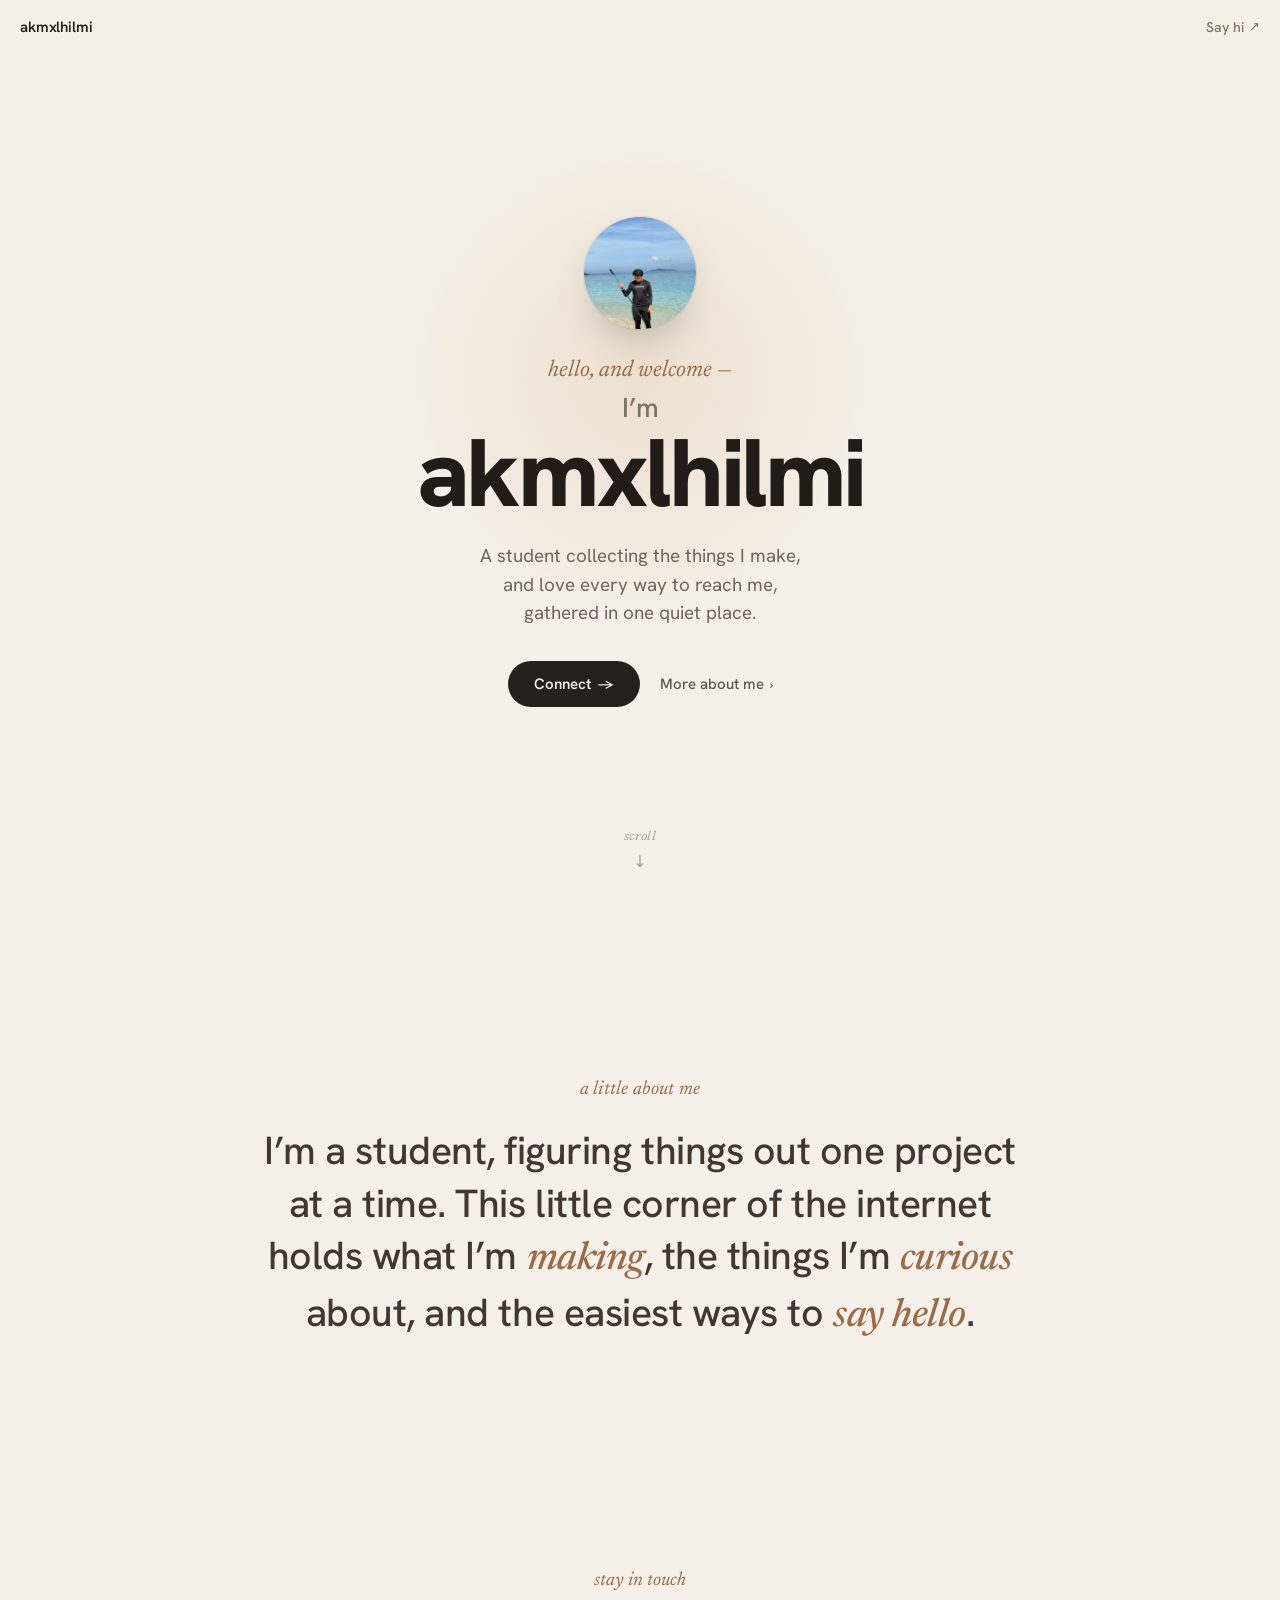
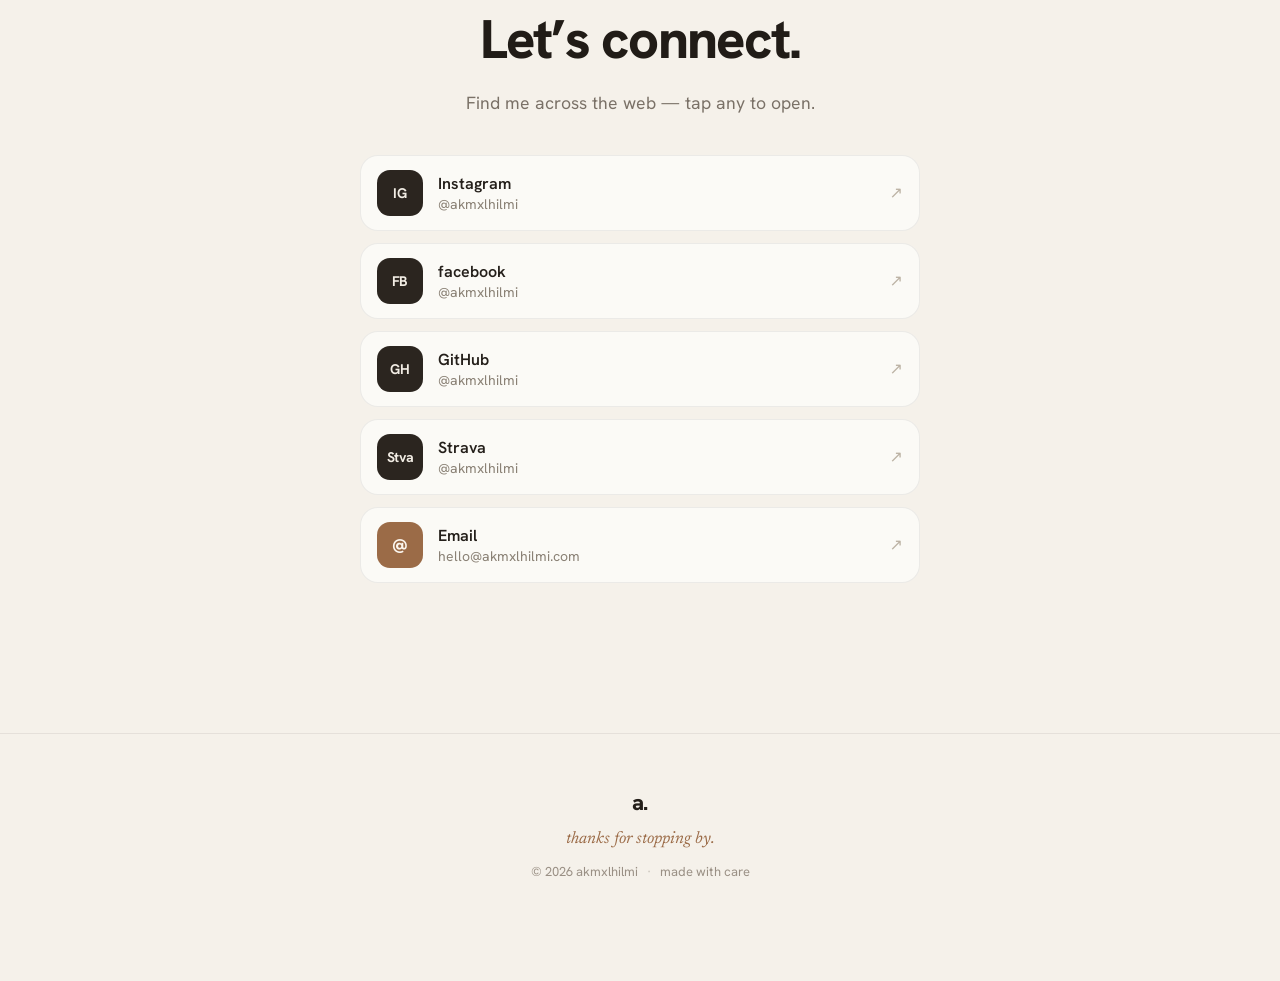
<file: index.html>
<!DOCTYPE html>
<html lang="en">
<head>
  <meta charset="utf-8">
  <meta name="viewport" content="width=device-width, initial-scale=1">
  <title>akmxlhilmi — student, maker, say hi</title>
  <meta name="description" content="A warm little corner of the internet for akmxlhilmi — a student collecting the things I make and love, and every way to reach me, gathered in one quiet place.">
  <meta name="theme-color" content="#F5F1EA">

  <!-- Open Graph -->
  <meta property="og:type" content="website">
  <meta property="og:title" content="akmxlhilmi">
  <meta property="og:description" content="A student collecting the things I make and love — and every way to reach me, gathered in one quiet place.">

  <link rel="icon" href="data:image/svg+xml,%3Csvg xmlns='http://www.w3.org/2000/svg' viewBox='0 0 64 64'%3E%3Crect width='64' height='64' rx='14' fill='%23F5F1EA'/%3E%3Ctext x='50%25' y='52%25' dominant-baseline='middle' text-anchor='middle' font-family='Georgia,serif' font-size='40' font-weight='700' fill='%23241F1A'%3Ea.%3C/text%3E%3C/svg%3E">

  <link rel="preconnect" href="https://fonts.googleapis.com">
  <link rel="preconnect" href="https://fonts.gstatic.com" crossorigin>
  <link href="https://fonts.googleapis.com/css2?family=Hanken+Grotesk:wght@400;500;600;700;800&family=Newsreader:ital,opsz,wght@1,6..72,400;1,6..72,500&display=swap" rel="stylesheet">

  <link rel="stylesheet" href="styles.css">
</head>
<body>

  <!-- ─────────────────────────  NAV  ───────────────────────── -->
  <nav id="site-nav" aria-label="Primary">
    <a class="nav-brand" href="#top">akmxlhilmi</a>
    <a class="nav-hi" href="#connect">Say hi <span aria-hidden="true">&#8599;</span></a>
  </nav>

  <main id="site-root">

    <!-- ─────────────────────────  HERO  ───────────────────────── -->
    <section id="top" class="hero">
      <div id="hero-glow" class="hero-glow" aria-hidden="true"></div>

      <div class="hero-inner">
        <div class="reveal hero-photo-wrap" style="--delay:0ms">
          <div class="hero-photo-ring">
            <div id="me-photo" class="photo-slot">
              <img class="photo-slot__img" src="photo.jpg">
              <span class="photo-slot__cap">Photo</span>
            </div>
          </div>
        </div>

        <div class="reveal hero-greeting" style="--delay:90ms">hello, and welcome &mdash;</div>

        <h1 class="reveal hero-title" style="--delay:160ms">
          <span class="hero-title__im">I&rsquo;m</span>
          <span class="hero-title__name">akmxlhilmi</span>
        </h1>

        <p class="reveal hero-lede" style="--delay:250ms">A student collecting the things I make, and love every way to reach me, gathered in one quiet place.</p>

        <div class="reveal hero-actions" style="--delay:340ms">
          <a class="btn-primary" href="#connect">Connect <span aria-hidden="true">&#8594;</span></a>
          <a class="btn-text" href="#about">More about me <span aria-hidden="true">&#8250;</span></a>
        </div>
      </div>

      <div id="scroll-cue" class="scroll-cue" aria-hidden="true">
        <span class="scroll-cue__word">scroll</span>
        <span class="scroll-cue__arrow">&#8595;</span>
      </div>
    </section>

    <!-- ─────────────────────────  ABOUT  ───────────────────────── -->
    <section id="about" class="about">
      <div class="about-inner">
        <div class="reveal about-eyebrow" style="--delay:0ms">a little about me</div>
        <p class="reveal about-statement" style="--delay:120ms">I&rsquo;m a student, figuring things out one project at a time. This little corner of the internet holds what I&rsquo;m <em>making</em>, the things I&rsquo;m <em>curious</em> about, and the easiest ways to <em>say hello</em>.</p>
      </div>
    </section>

    <!-- ─────────────────────────  CONNECT  ───────────────────────── -->
    <section id="connect" class="connect">
      <div class="connect-inner">
        <div class="reveal connect-eyebrow" style="--delay:0ms">stay in touch</div>
        <h2 class="reveal connect-title" style="--delay:80ms">Let&rsquo;s connect.</h2>
        <p class="reveal connect-sub" style="--delay:150ms">Find me across the web &mdash; tap any to open.</p>

        <div class="connect-list">

          <div class="reveal" style="--delay:0ms">
            <a class="link-row" href="https://instagram.com/akmxlhilmi" target="_blank" rel="noopener">
              <span class="link-row__tile">IG</span>
              <span class="link-row__body">
                <span class="link-row__label">Instagram</span>
                <span class="link-row__handle">@akmxlhilmi</span>
              </span>
              <span class="link-row__arrow" aria-hidden="true">&#8599;</span>
            </a>
          </div>

          <div class="reveal" style="--delay:60ms">
            <a class="link-row" href="https://www.facebook.com/MuhdAkm4/" target="_blank" rel="noopener">
              <span class="link-row__tile">FB</span>
              <span class="link-row__body">
                <span class="link-row__label">facebook</span>
                <span class="link-row__handle">@akmxlhilmi</span>
              </span>
              <span class="link-row__arrow" aria-hidden="true">&#8599;</span>
            </a>
          </div>

          <div class="reveal" style="--delay:120ms">
            <a class="link-row" href="https://github.com/akmxlhilmi" target="_blank" rel="noopener">
              <span class="link-row__tile">GH</span>
              <span class="link-row__body">
                <span class="link-row__label">GitHub</span>
                <span class="link-row__handle">@akmxlhilmi</span>
              </span>
              <span class="link-row__arrow" aria-hidden="true">&#8599;</span>
            </a>
          </div>

          <div class="reveal" style="--delay:180ms">
            <a class="link-row" href="https://www.strava.com/athletes/50010273?share_sig=8D7CB9681755859043" target="_blank" rel="noopener">
              <span class="link-row__tile">Stva</span>
              <span class="link-row__body">
                <span class="link-row__label">Strava</span>
                <span class="link-row__handle">@akmxlhilmi</span>
              </span>
              <span class="link-row__arrow" aria-hidden="true">&#8599;</span>
            </a>
          </div>

          <!-- <div class="reveal" style="--delay:240ms">
            <a class="link-row" href="https://linkedin.com/in/akmxlhilmi" target="_blank" rel="noopener">
              <span class="link-row__tile link-row__tile--in">in</span>
              <span class="link-row__body">
                <span class="link-row__label">LinkedIn</span>
                <span class="link-row__handle">/in/akmxlhilmi</span>
              </span>
              <span class="link-row__arrow" aria-hidden="true">&#8599;</span>
            </a>
          </div> -->

          <div class="reveal" style="--delay:300ms">
            <a class="link-row" href="mailto:akmalhilmi244@gmail.com">
              <span class="link-row__tile link-row__tile--accent">@</span>
              <span class="link-row__body">
                <span class="link-row__label">Email</span>
                <span class="link-row__handle">hello@akmxlhilmi.com</span>
              </span>
              <span class="link-row__arrow" aria-hidden="true">&#8599;</span>
            </a>
          </div>

        </div>
      </div>
    </section>

    <!-- ─────────────────────────  FOOTER  ───────────────────────── -->
    <footer class="site-footer">
      <div class="reveal footer-mark" style="--delay:0ms">a.</div>
      <div class="reveal footer-thanks" style="--delay:80ms">thanks for stopping by.</div>
      <div class="reveal footer-meta" style="--delay:150ms">
        <span>&copy; 2026 akmxlhilmi</span>
        <span class="footer-meta__dot">&middot;</span>
        <span>made with care</span>
      </div>
      <a class="reveal footer-top" href="#top" style="--delay:210ms">Back to top <span aria-hidden="true">&#8593;</span></a>
    </footer>

  </main>

  <script src="script.js"></script>
</body>
</html>
</file>
<file: styles.css>
/* ============================================================
   akmxlhilmi — personal link hub
   Apple-inspired, but warmer. Warm off-white + soft ink.
   ============================================================ */

:root {
  --bg:        #F5F1EA;   /* warm off-white            */
  --ink:       #25201B;   /* soft warm ink             */
  --accent:    #9B6B47;   /* warm terracotta accent    */
  --reveal-y:  22px;      /* reveal travel distance    */
}

* { box-sizing: border-box; }

html { scroll-behavior: smooth; }

body {
  margin: 0;
  background: var(--bg);
  color: var(--ink);
  font-family: 'Hanken Grotesk', system-ui, sans-serif;
  -webkit-font-smoothing: antialiased;
  text-rendering: optimizeLegibility;
  overflow-x: hidden;
}

#site-root { position: relative; width: 100%; overflow-x: hidden; background: var(--bg); }

::selection { background: rgba(176, 118, 74, 0.18); }

a { color: inherit; }

/* ----------------------------------------------------------------
   Keyframes
   ---------------------------------------------------------------- */
@keyframes cueBob   { 0%, 100% { transform: translateY(0); }            50% { transform: translateY(7px); } }
@keyframes glowDrift{ 0%, 100% { transform: translate(-50%, -50%) scale(1); } 50% { transform: translate(-50%, -54%) scale(1.06); } }
@keyframes revealUp { from { opacity: 0; transform: translateY(var(--reveal-y)); } to { opacity: 1; transform: none; } }

/* ----------------------------------------------------------------
   Scroll reveal
   Hidden by default; .is-shown holds the end-state and plays once.
   ---------------------------------------------------------------- */
.reveal { opacity: 0; transform: translateY(var(--reveal-y)); }
.reveal.is-shown {
  opacity: 1;
  transform: none;
  animation: revealUp 0.8s cubic-bezier(.16, 1, .3, 1) both;
}

/* ----------------------------------------------------------------
   Nav — frosted, sharpens on scroll
   ---------------------------------------------------------------- */
#site-nav {
  position: fixed;
  top: 0; left: 0; right: 0;
  z-index: 100;
  height: 54px;
  display: flex;
  align-items: center;
  justify-content: space-between;
  padding: 0 20px;
  background: rgba(245, 241, 234, 0.55);
  -webkit-backdrop-filter: saturate(180%) blur(20px);
          backdrop-filter: saturate(180%) blur(20px);
  border-bottom: 1px solid rgba(37, 32, 27, 0);
  transition: background .35s ease, border-color .35s ease;
}
#site-nav.is-scrolled {
  background: rgba(245, 241, 234, 0.82);
  border-bottom-color: rgba(37, 32, 27, 0.10);
}

.nav-brand {
  font-weight: 600;
  font-size: 15px;
  letter-spacing: -0.01em;
  color: var(--ink);
  text-decoration: none;
}
.nav-hi {
  display: inline-flex;
  align-items: center;
  gap: 5px;
  font-weight: 500;
  font-size: 14px;
  color: #7A7167;
  text-decoration: none;
  transition: color .2s;
}
.nav-hi:hover { color: var(--ink); }
.nav-hi span { font-size: 13px; }

/* ----------------------------------------------------------------
   Hero
   ---------------------------------------------------------------- */
.hero {
  position: relative;
  min-height: 100svh;
  display: flex;
  flex-direction: column;
  align-items: center;
  justify-content: center;
  text-align: center;
  padding: 96px 24px 72px;
  overflow: hidden;
}

.hero-glow {
  position: absolute;
  top: 42%;
  left: 50%;
  width: min(680px, 120vw);
  height: min(680px, 120vw);
  transform: translate(-50%, -50%);
  background: radial-gradient(closest-side,
              rgba(206, 156, 103, 0.20),
              rgba(206, 156, 103, 0.06) 55%,
              transparent 72%);
  pointer-events: none;
  animation: glowDrift 14s ease-in-out infinite;
  z-index: 0;
}

.hero-inner {
  position: relative;
  z-index: 1;
  display: flex;
  flex-direction: column;
  align-items: center;
  max-width: 640px;
}

.hero-photo-wrap { margin-bottom: 30px; }
.hero-photo-ring {
  width: 112px;
  height: 112px;
  border-radius: 50%;
  box-shadow: 0 0 0 1px rgba(37, 32, 27, 0.08),
              0 18px 40px -16px rgba(37, 32, 27, 0.35);
  overflow: hidden;
}

.hero-greeting {
  font-family: 'Newsreader', serif;
  font-style: italic;
  font-size: clamp(1.05rem, 4.4vw, 1.45rem);
  color: var(--accent);
  margin-bottom: 14px;
}

.hero-title { margin: 0; line-height: 0.9; }
.hero-title__im {
  display: block;
  font-weight: 500;
  font-size: clamp(1.1rem, 4.6vw, 1.7rem);
  color: #7A7167;
  letter-spacing: 0;
  margin-bottom: 10px;
}
.hero-title__name {
  display: block;
  font-weight: 800;
  font-size: clamp(3rem, 13.5vw, 6rem);
  letter-spacing: -0.035em;
  color: #211C17;
}

.hero-lede {
  margin: 26px 0 0;
  max-width: 30ch;
  font-size: clamp(1.02rem, 4.4vw, 1.18rem);
  line-height: 1.5;
  color: #6E665C;
  font-weight: 400;
}

.hero-actions {
  display: flex;
  align-items: center;
  gap: 20px;
  margin-top: 34px;
  flex-wrap: wrap;
  justify-content: center;
}

.btn-primary {
  display: inline-flex;
  align-items: center;
  gap: 7px;
  background: #25201B;
  color: #F5F1EA;
  font-weight: 600;
  font-size: 15px;
  padding: 13px 26px;
  border-radius: 980px;
  text-decoration: none;
  transition: transform .25s ease, background .25s ease;
}
.btn-primary:hover { background: #3A342D; transform: translateY(-1px); }
.btn-primary:active { transform: scale(0.98); }
.btn-primary span { font-size: 14px; }

.btn-text {
  display: inline-flex;
  align-items: center;
  gap: 6px;
  color: #5E574E;
  font-weight: 500;
  font-size: 15px;
  text-decoration: none;
  transition: color .2s;
}
.btn-text:hover { color: var(--ink); }
.btn-text span { font-size: 13px; }

/* Scroll cue */
.scroll-cue {
  opacity: 0;
  position: absolute;
  bottom: 28px;
  left: 50%;
  transform: translateX(-50%);
  z-index: 1;
  display: flex;
  flex-direction: column;
  align-items: center;
  gap: 8px;
  transition: opacity .9s ease;
}
.scroll-cue__word {
  font-family: 'Newsreader', serif;
  font-style: italic;
  font-size: 13px;
  color: #A89E91;
  letter-spacing: 0.02em;
}
.scroll-cue__arrow {
  display: inline-block;
  font-size: 16px;
  color: #A89E91;
  animation: cueBob 1.9s ease-in-out infinite;
}

/* ----------------------------------------------------------------
   About
   ---------------------------------------------------------------- */
.about {
  position: relative;
  padding: clamp(100px, 18vw, 180px) 24px;
  display: flex;
  justify-content: center;
}
.about-inner { max-width: 780px; width: 100%; text-align: center; }
.about-eyebrow {
  font-family: 'Newsreader', serif;
  font-style: italic;
  font-size: clamp(0.98rem, 3.8vw, 1.2rem);
  color: var(--accent);
  margin-bottom: 26px;
  letter-spacing: 0.01em;
}
.about-statement {
  margin: 0;
  font-weight: 500;
  font-size: clamp(1.5rem, 5.7vw, 2.45rem);
  line-height: 1.34;
  letter-spacing: -0.012em;
  color: #41392F;
  text-wrap: pretty;
}
.about-statement em {
  font-family: 'Newsreader', serif;
  font-style: italic;
  font-weight: 500;
  color: var(--accent);
}

/* ----------------------------------------------------------------
   Connect
   ---------------------------------------------------------------- */
.connect {
  padding: clamp(20px, 5vw, 48px) 22px clamp(100px, 16vw, 150px);
  display: flex;
  flex-direction: column;
  align-items: center;
}
.connect-inner { width: 100%; max-width: 560px; }

.connect-eyebrow {
  text-align: center;
  font-family: 'Newsreader', serif;
  font-style: italic;
  font-size: clamp(0.98rem, 3.8vw, 1.2rem);
  color: var(--accent);
  margin-bottom: 14px;
}
.connect-title {
  text-align: center;
  margin: 0;
  font-weight: 800;
  font-size: clamp(2.2rem, 9vw, 3.4rem);
  letter-spacing: -0.032em;
  color: #211C17;
}
.connect-sub {
  text-align: center;
  margin: 16px 0 0;
  font-size: clamp(1rem, 4vw, 1.1rem);
  color: #7A7167;
  line-height: 1.5;
}

.connect-list {
  display: flex;
  flex-direction: column;
  gap: 12px;
  margin-top: 38px;
}

.link-row {
  display: flex;
  align-items: center;
  gap: 15px;
  padding: 14px 16px;
  background: #FBFAF6;
  border: 1px solid rgba(37, 32, 27, 0.07);
  border-radius: 18px;
  text-decoration: none;
  transition: transform .28s ease, box-shadow .28s ease,
              border-color .28s ease, background .28s ease;
}
.link-row:hover {
  transform: translateY(-2px);
  box-shadow: 0 14px 28px -16px rgba(37, 32, 27, 0.36);
  border-color: rgba(37, 32, 27, 0.13);
  background: #FFFFFF;
}
.link-row:active { transform: translateY(0) scale(0.992); }

.link-row__tile {
  flex: none;
  width: 46px;
  height: 46px;
  border-radius: 13px;
  background: #2B251F;
  color: #F2EDE4;
  display: grid;
  place-items: center;
  font-weight: 700;
  font-size: 14px;
  letter-spacing: -0.02em;
}
.link-row__tile--in     { letter-spacing: -0.01em; }
.link-row__tile--accent { background: var(--accent); color: #FBF6EF; font-size: 18px; letter-spacing: 0; }

.link-row__body {
  display: flex;
  flex-direction: column;
  gap: 1px;
  flex: 1;
  min-width: 0;
}
.link-row__label  { font-weight: 600; font-size: 16px; color: #241F1A; }
.link-row__handle { font-weight: 400; font-size: 14px; color: #8A8175; }
.link-row__arrow  { flex: none; font-size: 16px; color: #BCB2A4; }

/* ----------------------------------------------------------------
   Footer
   ---------------------------------------------------------------- */
.site-footer {
  padding: 54px 24px 64px;
  border-top: 1px solid rgba(37, 32, 27, 0.08);
  display: flex;
  flex-direction: column;
  align-items: center;
  gap: 14px;
  text-align: center;
}
.footer-mark   { font-weight: 800; font-size: 22px; letter-spacing: -0.03em; color: #241F1A; }
.footer-thanks { font-family: 'Newsreader', serif; font-style: italic; font-size: 1.05rem; color: var(--accent); }
.footer-meta {
  display: flex;
  align-items: center;
  gap: 9px;
  font-size: 13px;
  color: #9A9085;
  margin-top: 2px;
}
.footer-meta__dot { opacity: 0.5; }
.footer-top {
  display: inline-flex;
  align-items: center;
  gap: 6px;
  margin-top: 6px;
  font-size: 13px;
  font-weight: 500;
  color: #7A7167;
  text-decoration: none;
  transition: color .2s ease;
}
.footer-top:hover { color: var(--ink); }

/* ----------------------------------------------------------------
   Photo slot — fixed
   ---------------------------------------------------------------- */
.photo-slot {
  position: relative;
  width: 112px;
  height: 112px;
  display: block;
  background:
    radial-gradient(120% 120% at 30% 22%, #F1EADD 0%, #E7DCC9 60%, #DED1B9 100%);
}
.photo-slot__img {
  position: absolute;
  inset: 0;
  width: 100%;
  height: 100%;
  object-fit: cover;
  display: block;
}
.photo-slot__cap {
  position: absolute;
  inset: 0;
  display: grid;
  place-items: center;
  font-family: 'Newsreader', serif;
  font-style: italic;
  font-size: 14px;
  color: #9B8E78;
  letter-spacing: 0.01em;
  user-select: none;
  pointer-events: none;
}
.photo-slot.has-image .photo-slot__cap { display: none; }

/* ----------------------------------------------------------------
   Reduced motion
   ---------------------------------------------------------------- */
@media (prefers-reduced-motion: reduce) {
  html { scroll-behavior: auto; }
  .hero-glow,
  .scroll-cue__arrow { animation: none; }
  .reveal { opacity: 1; transform: none; }
  .reveal.is-shown { animation: none; }
}
</file>
